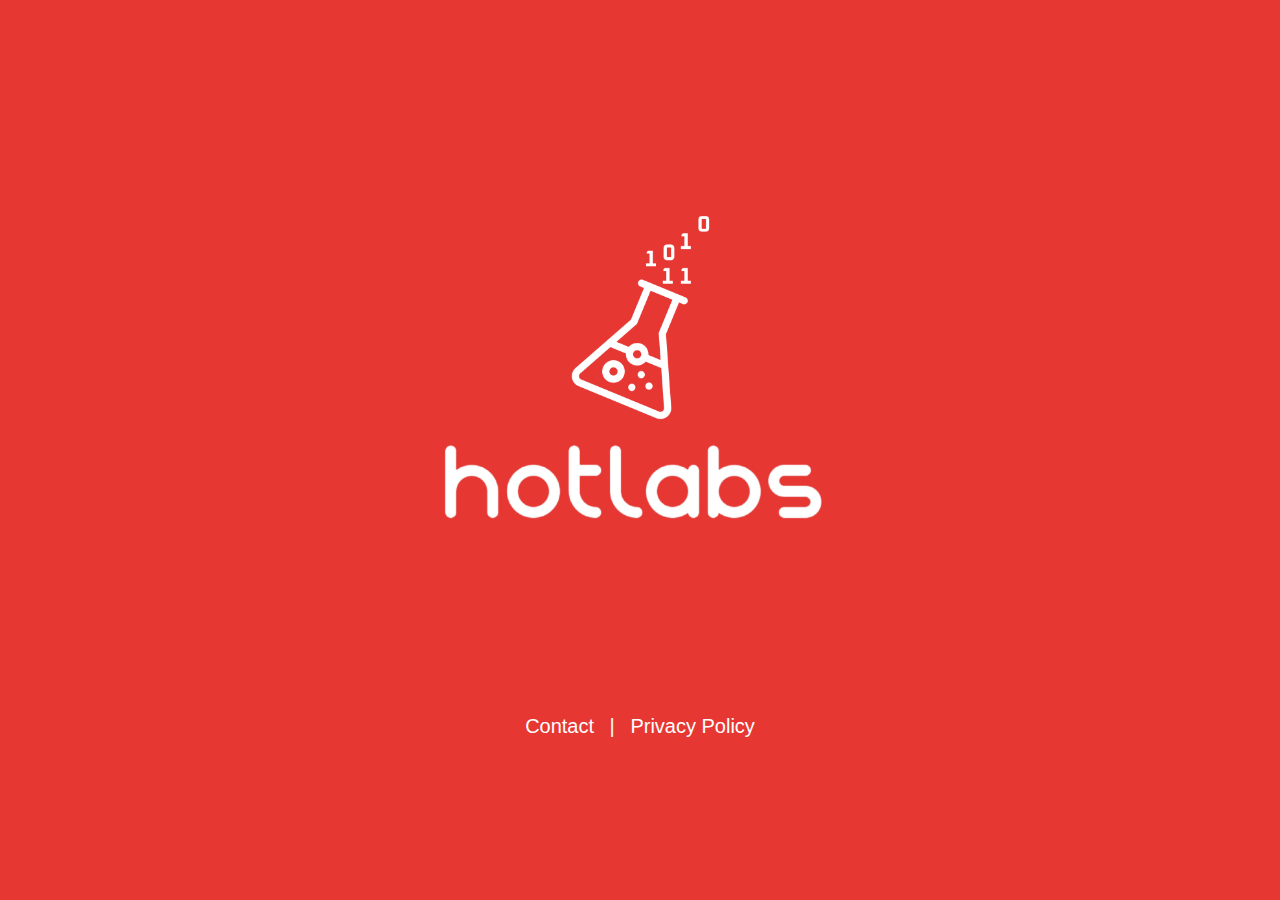
<file: index.html>
<!DOCTYPE html>
<html lang="en">
<head>
    <meta charset="UTF-8">
    <meta http-equiv="X-UA-Compatible" content="IE=edge">
    <meta name="viewport" content="width=device-width, initial-scale=1.0">
    <title>Hotlabs Technology</title>
    <link rel="stylesheet" href="style.css">
</head>
<body class="home-page">
    <div class="content">
        <img class="logo" src="logo.png" alt="Hotlabs Technology Logo">
        <div class="links">
            <a href="mailto:hello@hotlabs.tech">Contact</a> | <a href="privacy_policy.html">Privacy Policy</a>
        </div>
    </div>
</body>
</html>
</file>
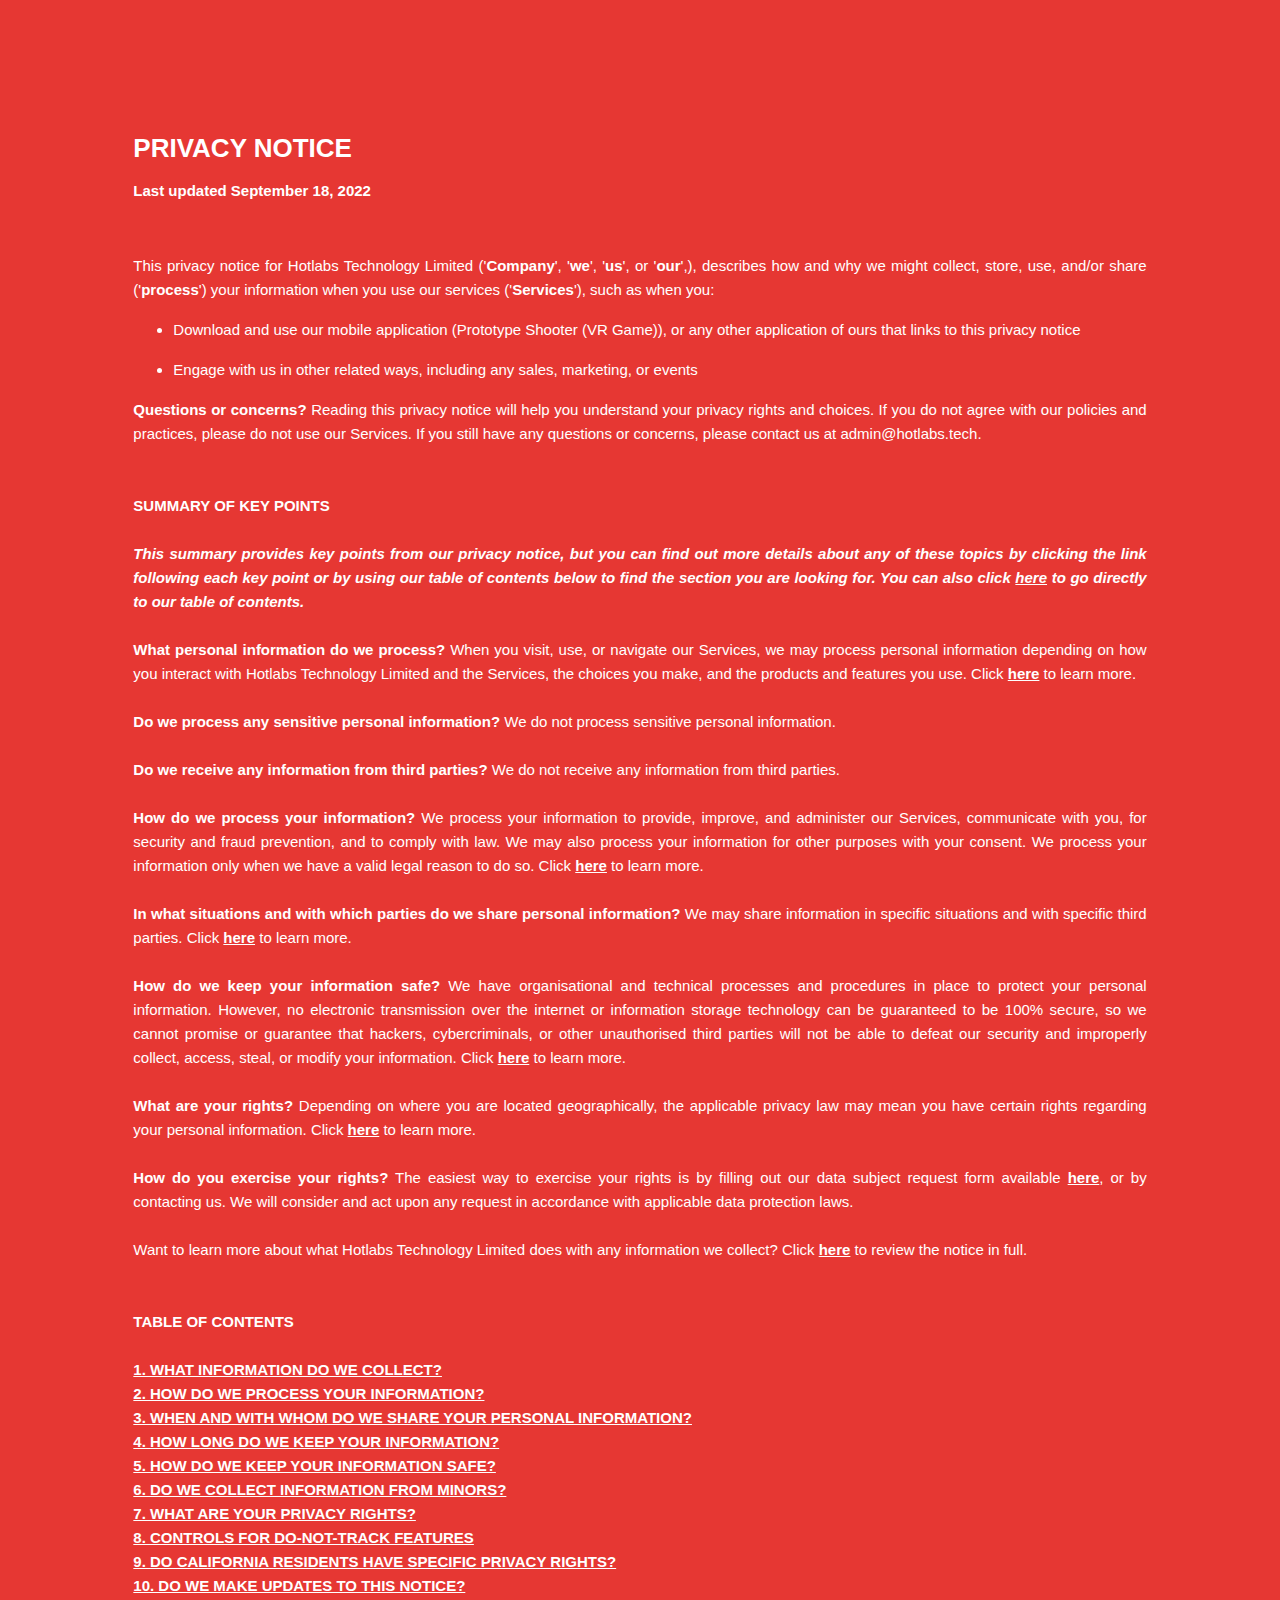
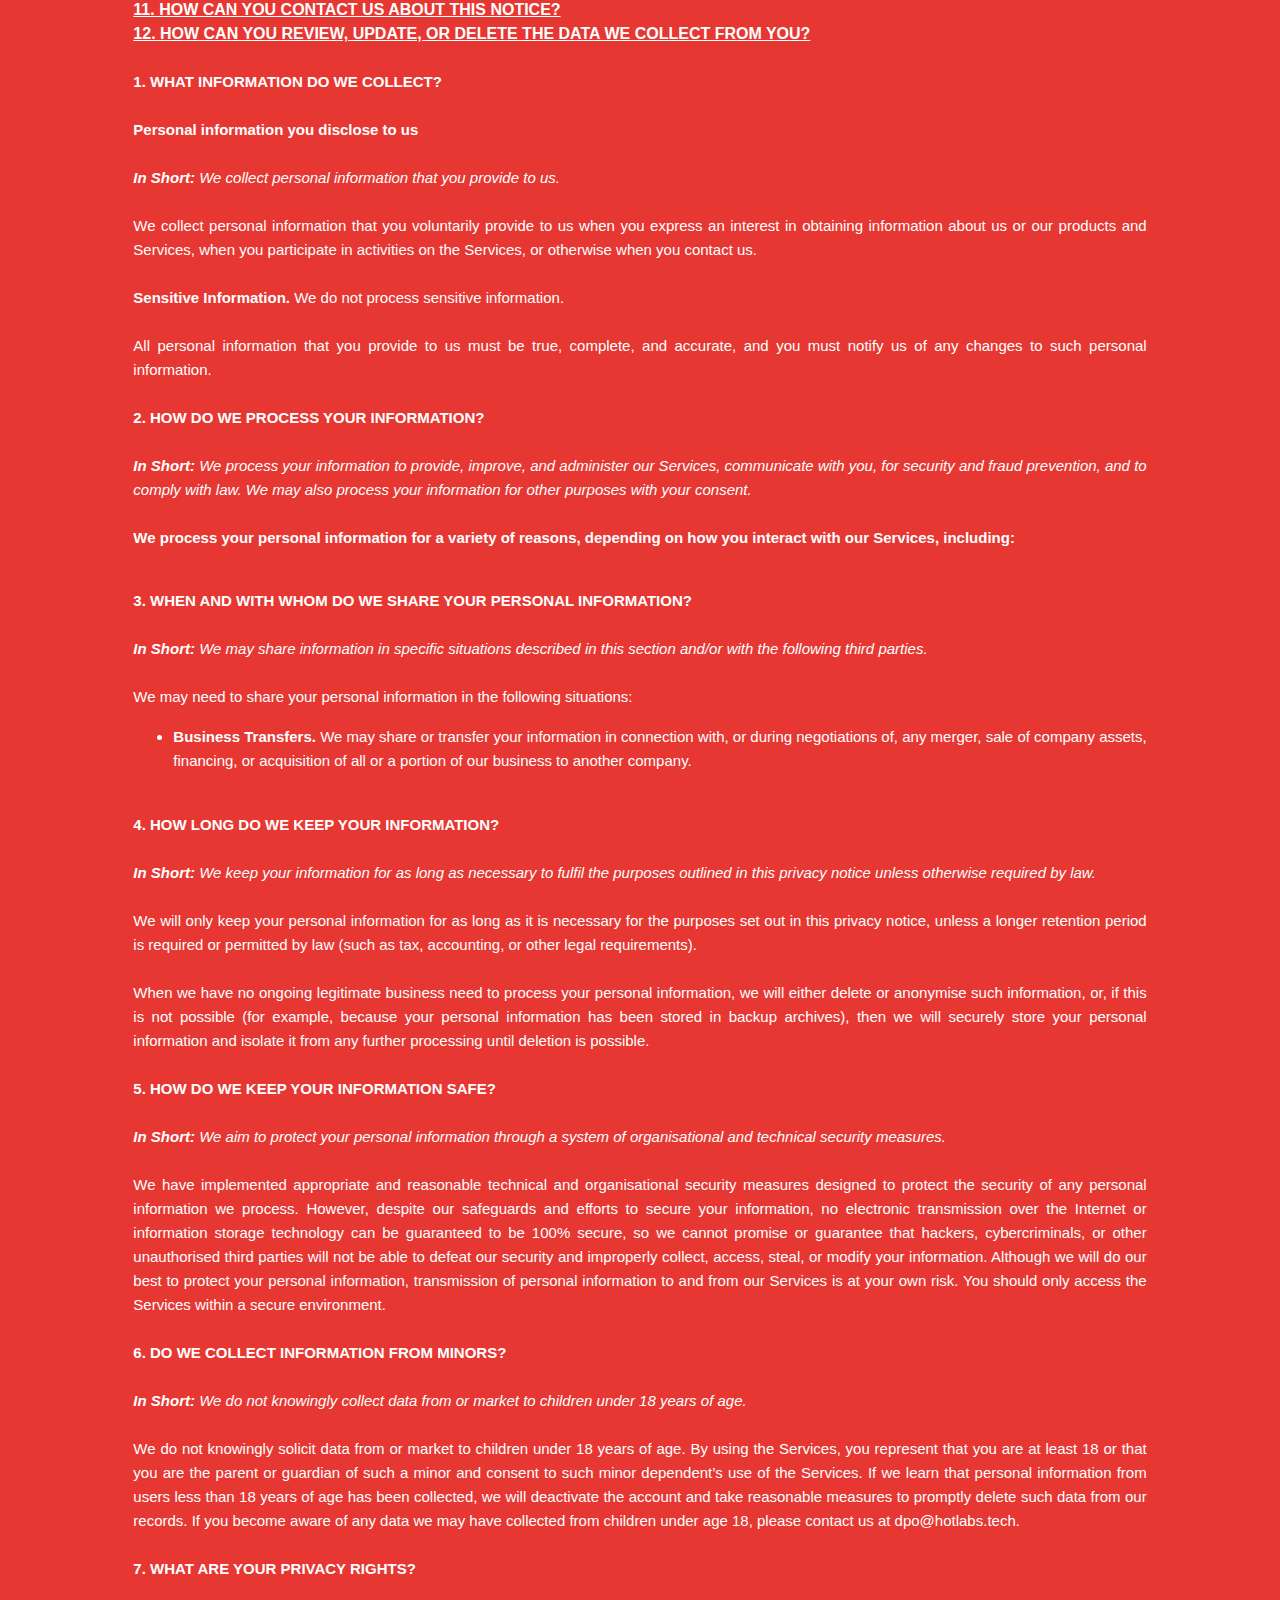
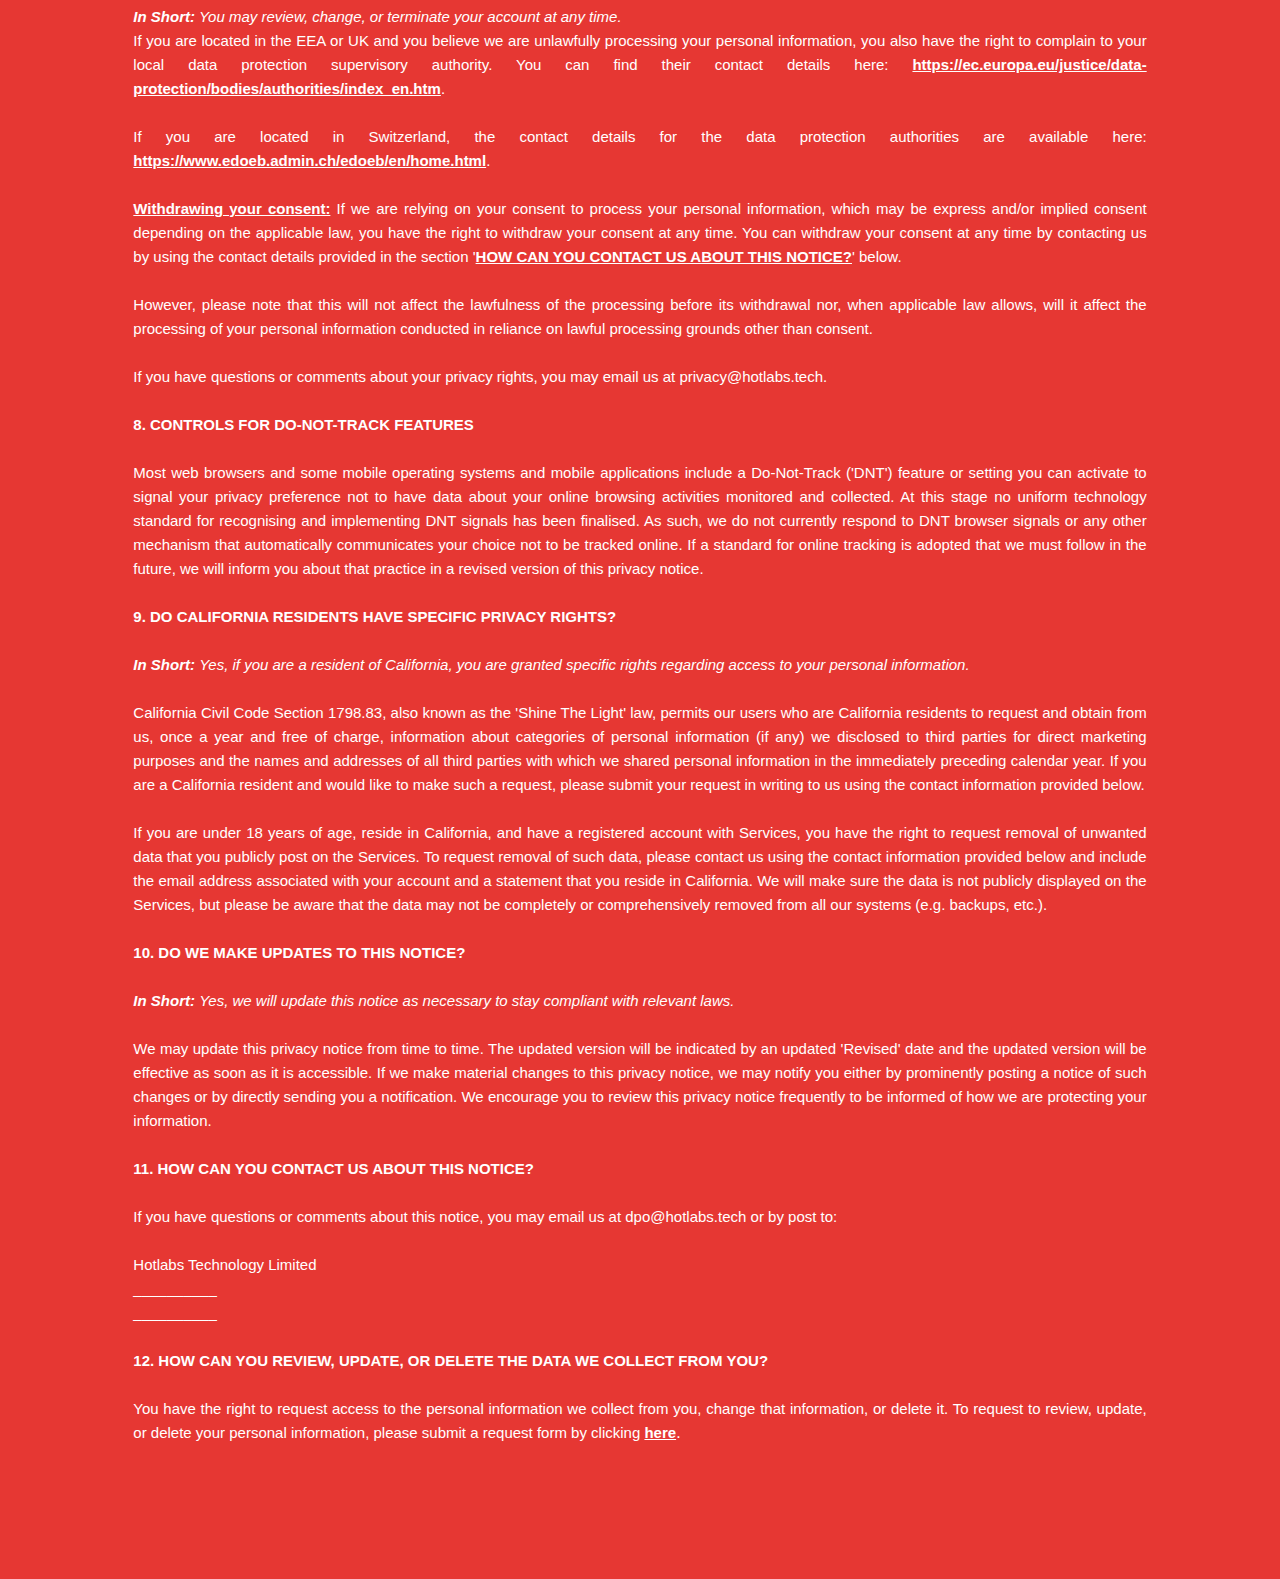
<file: privacy_policy.html>
<!DOCTYPE html>
<html lang="en">
<head>
    <meta charset="UTF-8">
    <meta http-equiv="X-UA-Compatible" content="IE=edge">
    <meta name="viewport" content="width=device-width, initial-scale=1.0">
    <title>Privacy Policy | Hotlabs Technology</title>
    <link rel="stylesheet" href="style.css">
</head>
<body class="privacy-policy">
    <div class="privacy-content">
        <div data-custom-class="body">
            <div><strong><span style="font-size: 26px;"><span data-custom-class="title">PRIVACY
      NOTICE</span></span></strong></div><div><br></div><div><span style="color: rgb(127, 127, 127);"><strong><span style="font-size:
      15px;"><span data-custom-class="subtitle">Last updated <bdt class="question">September 18,
      2022</bdt></span></span></strong></span></div><div><br></div><div><br></div><div><br></div><div style="line-height: 1.5;"><span
      style="color: rgb(127, 127, 127);"><span style="color: white; font-size: 15px;"><span data-custom-class="body_text">This
      privacy notice for <bdt class="question">Hotlabs Technology Limited</bdt><span style="color: white;"><span
      data-custom-class="body_text"><bdt class="block-component"></bdt></span></span> (<bdt class="block-component"></bdt>'<bdt
      class="block-component"></bdt><strong>Company</strong><bdt class="statement-end-if-in-editor"></bdt>', '<strong>we</strong>',
      '<strong>us</strong>', or '<strong>our</strong>',<bdt class="else-block"></bdt></span><span data-custom-class="body_text">), describes
      how and why we might collect, store, use, and/or share (<bdt class="block-component"></bdt>'<strong>process</strong>'<bdt
      class="else-block"></bdt>) your information when you use our services (<bdt
      class="block-component"></bdt>'<strong>Services</strong>'<bdt class="else-block"></bdt>), such as when you:</span></span></span><span
      style="font-size: 15px;"><span style="color: rgb(127, 127, 127);"><span data-custom-class="body_text"><span style=" "><span data-custom-class="body_text"><bdt
      class="block-component"></bdt></span></span></span></span></span></span></span></span></li></ul><div><bdt class="block-component"><span
      style="font-size: 15px;"><span style="font-size: 15px;"><span style="color: rgb(127, 127, 127);"><span
      data-custom-class="body_text"><span style="color: white;"><span data-custom-class="body_text"><bdt
      class="block-component"></bdt></span></span></span></span></span></span></bdt></div><ul><li style="line-height: 1.5;"><span
      style="font-size: 15px; color: white;"><span style="font-size: 15px; color: white;"><span
      data-custom-class="body_text">Download and use<bdt class="block-component"></bdt> our mobile application<bdt
      class="block-component"></bdt> (<bdt class="question">Prototype Shooter (VR Game))<span style="font-size: 15px;  "><span style="font-size: 15px; color: white;"><span data-custom-class="body_text"><span style="font-size: 15px;"><span
      style="color: white;"><span data-custom-class="body_text"><span style="font-size: 15px;"><span style=" "><bdt class="statement-end-if-in-editor">,</bdt></span></span></span></span></span></span></span></span></bdt></span><span
      data-custom-class="body_text"><span style="font-size: 15px;"><span style="color: white;"><span
      data-custom-class="body_text"><span style="font-size: 15px;"><span style="color: white;"><bdt
      class="statement-end-if-in-editor"><bdt class="block-component"> or any other application of ours that links to this privacy
      notice</bdt></bdt></span></span></span></span></span></span></span></span></li></ul><div style="line-height: 1.5;"><span
      style="font-size: 15px;"><span style="color: rgb(127, 127, 127);"><span data-custom-class="body_text"><span style=" "><span data-custom-class="body_text"><bdt class="block-component"></bdt></span></span></span></span></span></div><ul><li
      style="line-height: 1.5;"><span style="font-size: 15px; color: white;"><span style="font-size: 15px;  "><span data-custom-class="body_text">Engage with us in other related ways, including any sales, marketing, or events<span
      style="font-size: 15px;"><span style="color: white;"><span data-custom-class="body_text"><span style="font-size: 15px;"><span
      style="color: white;"><bdt
      class="statement-end-if-in-editor"></bdt></span></span></span></span></span></span></span></span></li></ul><div style="line-height:
      1.5;"><span style="font-size: 15px;"><span style="color: rgb(127, 127, 127);"><span data-custom-class="body_text"><strong>Questions or
      concerns? </strong>Reading this privacy notice will help you understand your privacy rights and choices. If you do not agree with our
      policies and practices, please do not use our Services. If you still have any questions or concerns, please contact us at <bdt
      class="question">admin@hotlabs.tech</bdt>.</span></span></span></div><div style="line-height: 1.5;"><br></div><div style="line-height:
      1.5;"><br></div><div style="line-height: 1.5;"><strong><span style="font-size: 15px;"><span data-custom-class="heading_1">SUMMARY OF
      KEY POINTS</span></span></strong></div><div style="line-height: 1.5;"><br></div><div style="line-height: 1.5;"><span style="font-size:
      15px;"><span data-custom-class="body_text"><strong><em>This summary provides key points from our privacy notice, but you can find out
      more details about any of these topics by clicking the link following each key point or by using our table of contents below to find
      the section you are looking for. You can also click </em></strong></span></span><a data-custom-class="link" href="#toc"><span
      style="font-size: 15px;"><span data-custom-class="body_text"><strong><em>here</em></strong></span></span></a><span style="font-size:
      15px;"><span data-custom-class="body_text"><strong><em> to go directly to our table of contents.</em></strong></span></span></div><div
      style="line-height: 1.5;"><br></div><div style="line-height: 1.5;"><span style="font-size: 15px;"><span
      data-custom-class="body_text"><strong>What personal information do we process?</strong> When you visit, use, or navigate our Services,
      we may process personal information depending on how you interact with <bdt class="block-component"></bdt><bdt class="question">Hotlabs
      Technology Limited</bdt><bdt class="statement-end-if-in-editor"></bdt> and the Services, the choices you make, and the products and
      features you use. Click </span></span><a data-custom-class="link" href="#personalinfo"><span style="font-size: 15px;"><span
      data-custom-class="body_text">here</span></span></a><span style="font-size: 15px;"><span data-custom-class="body_text"> to learn
      more.</span></span></div><div style="line-height: 1.5;"><br></div><div style="line-height: 1.5;"><span style="font-size: 15px;"><span
      data-custom-class="body_text"><strong>Do we process any sensitive personal information?</strong> <bdt class="block-component"></bdt>We
      do not process sensitive personal information.<bdt class="else-block"></bdt></span></span></div><div style="line-height:
      1.5;"><br></div><div style="line-height: 1.5;"><span style="font-size: 15px;"><span data-custom-class="body_text"><strong>Do we receive
      any information from third parties?</strong> <bdt class="block-component"></bdt>We do not receive any information from third
      parties.<bdt class="else-block"></bdt></span></span></div><div style="line-height: 1.5;"><br></div><div style="line-height: 1.5;"><span
      style="font-size: 15px;"><span data-custom-class="body_text"><strong>How do we process your information?</strong> We process your
      information to provide, improve, and administer our Services, communicate with you, for security and fraud prevention, and to comply
      with law. We may also process your information for other purposes with your consent. We process your information only when we have a
      valid legal reason to do so. Click </span></span><a data-custom-class="link" href="#infouse"><span style="font-size: 15px;"><span
      data-custom-class="body_text">here</span></span></a><span style="font-size: 15px;"><span data-custom-class="body_text"> to learn
      more.</span></span></div><div style="line-height: 1.5;"><br></div><div style="line-height: 1.5;"><span style="font-size: 15px;"><span
      data-custom-class="body_text"><strong>In what situations and with which <bdt class="block-component"></bdt>parties do we share personal
      information?</strong> We may share information in specific situations and with specific <bdt class="block-component"></bdt>third
      parties. Click </span></span><a data-custom-class="link" href="#whoshare"><span style="font-size: 15px;"><span
      data-custom-class="body_text">here</span></span></a><span style="font-size: 15px;"><span data-custom-class="body_text"> to learn
      more.<bdt class="block-component"></bdt></span></span></div><div style="line-height: 1.5;"><br></div><div style="line-height:
      1.5;"><span style="font-size: 15px;"><span data-custom-class="body_text"><strong>How do we keep your information safe?</strong> We have
      <bdt class="block-component"></bdt>organisational<bdt class="else-block"></bdt> and technical processes and procedures in place to
      protect your personal information. However, no electronic transmission over the internet or information storage technology can be
      guaranteed to be 100% secure, so we cannot promise or guarantee that hackers, cybercriminals, or other <bdt
      class="block-component"></bdt>unauthorised<bdt class="else-block"></bdt> third parties will not be able to defeat our security and
      improperly collect, access, steal, or modify your information. Click </span></span><a data-custom-class="link" href="#infosafe"><span
      style="font-size: 15px;"><span data-custom-class="body_text">here</span></span></a><span style="font-size: 15px;"><span
      data-custom-class="body_text"> to learn more.<bdt class="statement-end-if-in-editor"></bdt></span></span></div><div style="line-height:
      1.5;"><br></div><div style="line-height: 1.5;"><span style="font-size: 15px;"><span data-custom-class="body_text"><strong>What are your
      rights?</strong> Depending on where you are located geographically, the applicable privacy law may mean you have certain rights
      regarding your personal information. Click </span></span><a data-custom-class="link" href="#privacyrights"><span style="font-size:
      15px;"><span data-custom-class="body_text">here</span></span></a><span style="font-size: 15px;"><span data-custom-class="body_text"> to
      learn more.</span></span></div><div style="line-height: 1.5;"><br></div><div style="line-height: 1.5;"><span style="font-size:
      15px;"><span data-custom-class="body_text"><strong>How do you exercise your rights?</strong> The easiest way to exercise your rights is
      by filling out our data subject request form available <bdt class="block-component"></bdt></span></span><a data-custom-class="link"
      href="https://app.termly.io/notify/16b34b40-86e9-4043-8134-44a1647ba7b1" rel="noopener noreferrer" target="_blank"><span
      style="font-size: 15px;"><span data-custom-class="body_text">here</span></span></a><span style="font-size: 15px;"><span
      data-custom-class="body_text"><bdt class="block-component"></bdt>, or by contacting us. We will consider and act upon any request in
      accordance with applicable data protection laws.</span></span></div><div style="line-height: 1.5;"><br></div><div style="line-height:
      1.5;"><span style="font-size: 15px;"><span data-custom-class="body_text">Want to learn more about what <bdt
      class="block-component"></bdt><bdt class="question">Hotlabs Technology Limited</bdt><bdt class="statement-end-if-in-editor"></bdt> does
      with any information we collect? Click </span></span><a data-custom-class="link" href="#toc"><span style="font-size: 15px;"><span
      data-custom-class="body_text">here</span></span></a><span style="font-size: 15px;"><span data-custom-class="body_text"> to review the
      notice in full.</span></span></div><div style="line-height: 1.5;"><br></div><div style="line-height: 1.5;"><br></div><div id="toc"
      style="line-height: 1.5;"><span style="font-size: 15px;"><span style="color: rgb(127, 127, 127);"><span style="color: rgb(0, 0,
      0);"><strong><span data-custom-class="heading_1">TABLE OF CONTENTS</span></strong></span></span></span></div><div style="line-height:
      1.5;"><br></div><div style="line-height: 1.5;"><span style="font-size: 15px;"><a data-custom-class="link" href="#infocollect"><span
      style="color: white;">1. WHAT INFORMATION DO WE COLLECT?</span></a></span></div><div style="line-height: 1.5;"><span
      style="font-size: 15px;"><a data-custom-class="link" href="#infouse"><span style="color: white;">2. HOW DO WE PROCESS YOUR
      INFORMATION?<bdt class="block-component"></bdt></span></a></span></div><div style="line-height: 1.5;"><span style="font-size:
      15px;"><span style="color: white;"><a data-custom-class="link" href="#whoshare">3. WHEN AND WITH WHOM DO WE SHARE YOUR
      PERSONAL INFORMATION?</a></span><span data-custom-class="body_text"><bdt class="block-component"></bdt></span></a><span style="color:
      rgb(127, 127, 127);"><span style="color: white;"><span data-custom-class="body_text"><span style=" "><bdt class="block-component"></bdt></span></span><span data-custom-class="body_text"><span style="color: white;"><span
      style="color: white;"><span style="color: white;"><bdt class="block-component"></bdt></span></span><bdt
      class="block-component"></bdt></span></span></span></span></span></div><div style="line-height: 1.5;"><span style="font-size: 15px;"><a
      data-custom-class="link" href="#inforetain"><span style="color: white;">4. HOW LONG DO WE KEEP YOUR
      INFORMATION?</span></a><span style="color: rgb(127, 127, 127);"><span style="color: white;"><span
      data-custom-class="body_text"><span style="color: white;"><span style="color: white;"><bdt
      class="block-component"></bdt></span></span></span></span></span></span></div><div style="line-height: 1.5;"><span style="font-size:
      15px;"><a data-custom-class="link" href="#infosafe"><span style="color: white;">5. HOW DO WE KEEP YOUR INFORMATION
      SAFE?</span></a><span style="color: rgb(127, 127, 127);"><span style="color: white;"><span
      data-custom-class="body_text"><span style="color: white;"><bdt class="statement-end-if-in-editor"></bdt><bdt
      class="block-component"></bdt></span></span></span></span></span></div><div style="line-height: 1.5;"><span style="font-size: 15px;"><a
      data-custom-class="link" href="#infominors"><span style="color: white;">6. DO WE COLLECT INFORMATION FROM
      MINORS?</span></a><span style="color: rgb(127, 127, 127);"><span style="color: white;"><span
      data-custom-class="body_text"><span style="color: white;"><bdt
      class="statement-end-if-in-editor"></bdt></span></span></span></span></span></div><div style="line-height: 1.5;"><span
      style="font-size: 15px;"><span style="color: white;"><a data-custom-class="link" href="#privacyrights">7. WHAT ARE YOUR
      PRIVACY RIGHTS?</a></span></span></div><div style="line-height: 1.5;"><span style="font-size: 15px;"><a data-custom-class="link"
      href="#DNT"><span style="color: white;">8. CONTROLS FOR DO-NOT-TRACK FEATURES</span></a></span></div><div style="line-height:
      1.5;"><span style="font-size: 15px;"><a data-custom-class="link" href="#caresidents"><span style="color: white;">9. DO
      CALIFORNIA RESIDENTS HAVE SPECIFIC PRIVACY RIGHTS?</span></a></span></div><div style="line-height: 1.5;"><span style="font-size:
      15px;"><a data-custom-class="link" href="#policyupdates"><span style="color: white;">10. DO WE MAKE UPDATES TO THIS
      NOTICE?</span></a></span></div><div style="line-height: 1.5;"><a data-custom-class="link" href="#contact"><span style="color:white" font-size: 15px;">11. HOW CAN YOU CONTACT US ABOUT THIS NOTICE?</span></a></div><div style="line-height: 1.5;"><a
      data-custom-class="link" href="#request"><span style="color: white;">12. HOW CAN YOU REVIEW, UPDATE, OR DELETE THE DATA WE
      COLLECT FROM YOU?</span></a></div><div style="line-height: 1.5;"><br></div><div id="infocollect" style="line-height: 1.5;"><span
      style="color: rgb(127, 127, 127);"><span style="color: white; font-size: 15px;"><span style="font-size: 15px; color: rgb(89,
      89, 89);"><span style="font-size: 15px; color: white;"><span id="control" style="color: rgb(0, 0, 0);"><strong><span
      data-custom-class="heading_1">1. WHAT INFORMATION DO WE COLLECT?</span></strong></span></span></span></span></span></div><div
      style="line-height: 1.5;"><br></div><div id="personalinfo" style="line-height: 1.5;"><span data-custom-class="heading_2" style="color:
      rgb(0, 0, 0);"><span style="font-size: 15px;"><strong>Personal information you disclose to
      us</strong></span></span></div><div><div><br></div><div style="line-height: 1.5;"><span style="color: rgb(127, 127, 127);"><span
      style="color: white; font-size: 15px;"><span data-custom-class="body_text"><span style="font-size: 15px;  "><span style="font-size: 15px; color: white;"><span data-custom-class="body_text"><strong><em>In
      Short:</em></strong></span></span></span></span><span data-custom-class="body_text"><span style="font-size: 15px;  "><span style="font-size: 15px; color: white;"><span data-custom-class="body_text"><strong><em> </em></strong><em>We
      collect personal information that you provide to us.</em></span></span></span></span></span></span></div></div><div style="line-height:
      1.5;"><br></div><div style="line-height: 1.5;"><span style="font-size: 15px; color: white;"><span style="font-size: 15px;
      color: white;"><span data-custom-class="body_text">We collect personal information that you voluntarily provide to us when
      you <span style="font-size: 15px;"><bdt class="block-component"></bdt></span></span><span data-custom-class="body_text">express an
      interest in obtaining information about us or our products and Services, when you participate in activities on the Services, or
      otherwise when you contact us.</span></span></span></span></div><div style="line-height: 1.5;"><br></div><div style="line-height:
      1.5;"><span style="font-size: 15px; color: white;"><span style="font-size: 15px; color: white;"><span
      data-custom-class="body_text"><span style="font-size: 15px;"><bdt
      class="block-component"></bdt></span></span></span></span></span></div><div id="sensitiveinfo" style="line-height: 1.5;"><span
      style="font-size: 15px;"><span data-custom-class="body_text"><strong>Sensitive Information.</strong> <bdt
      class="block-component"></bdt>We do not process sensitive information.</span></span></div><div style="line-height: 1.5;"><br></div><div
      style="line-height: 1.5;"><span style="font-size: 15px;"><span data-custom-class="body_text"><bdt
      class="else-block"></bdt></span></span><span style="font-size: 15px; color: white;"><span style="font-size: 15px; color:
      white;"><span data-custom-class="body_text"><span style="font-size: 15px;"><span data-custom-class="body_text"><bdt
      class="block-component"><bdt class="block-component"></bdt></bdt></span></span></span></span><bdt class="block-component"> <bdt
      class="block-component"></span></span></bdt></div><div style="line-height: 1.5;"><span style="font-size: 15px;  "><span style="font-size: 15px; color: white;"><span data-custom-class="body_text">All personal information that you
      provide to us must be true, complete, and accurate, and you must notify us of any changes to such personal
      information.</span></span></span></div><div style="line-height: 1.5;"><br></div><div style="line-height: 1.5;"><span style="font-size:
      15px; color: white;"><span style="font-size: 15px; color: white;"><span data-custom-class="body_text"><bdt
      class="block-component"></bdt></bdt></span><span data-custom-class="body_text"><span style="color: white; font-size:
      15px;"><span data-custom-class="body_text"><span style="color: white; font-size: 15px;"><span
      data-custom-class="body_text"><bdt class="statement-end-if-in-editor"><bdt
      class="block-component"></bdt></bdt></span></span></span></span></bdt></span></span></span></span></span></span></span></span><span
      style="font-size: 15px;"><span data-custom-class="body_text"><bdt class="block-component"></bdt></span></span></div><div id="infouse"
      style="line-height: 1.5;"><span style="color: rgb(127, 127, 127);"><span style="color: white; font-size: 15px;"><span
      style="font-size: 15px; color: white;"><span style="font-size: 15px; color: white;"><span id="control"
      style="color: rgb(0, 0, 0);"><strong><span data-custom-class="heading_1">2. HOW DO WE PROCESS YOUR
      INFORMATION?</span></strong></span></span></span></span></span></div><div><div style="line-height: 1.5;"><br></div><div
      style="line-height: 1.5;"><span style="color: rgb(127, 127, 127);"><span style="color: white; font-size: 15px;"><span
      data-custom-class="body_text"><span style="font-size: 15px; color: white;"><span style="font-size: 15px;  "><span data-custom-class="body_text"><strong><em>In Short: </em></strong><em>We process your information to provide, improve, and
      administer our Services, communicate with you, for security and fraud prevention, and to comply with law. We may also process your
      information for other purposes with your consent.</em></span></span></span></span></span></span></div></div><div style="line-height:
      1.5;"><br></div><div style="line-height: 1.5;"><span style="font-size: 15px; color: white;"><span style="font-size: 15px;
      color: white;"><span data-custom-class="body_text"><strong>We process your personal information for a variety of reasons,
      depending on how you interact with our Services, including:</strong><bdt
      class="block-component"></bdt></span></span></span></span></span></span></span></span></span></span></span></span></li></ul><div
      style="line-height: 1.5;"><span style="font-size: 15px; color: white;"><span style="font-size: 15px;  "><span data-custom-class="body_text"><bdt
      class="block-component"></bdt></span></span></span></span></span></span></span></span></span></span></span></span></span></span></span></li></ul><div
      style="line-height: 1.5;"><span style="font-size: 15px; color: white;"><span style="font-size: 15px;  "><span data-custom-class="body_text"><bdt
      class="block-component"></bdt></span></span></span></span></span></span></span></span></span></span></span></span></span></span></span></span></span></span></span></span></span></li></ul><div
      style="line-height: 1.5;"><span style="font-size: 15px; color: white;"><span style="font-size: 15px;  "><span data-custom-class="body_text"><bdt
      class="block-component"></bdt></span></span></span></span></span></span></span></span></span></span></span></span></li></ul><div
      style="line-height: 1.5;"><span style="font-size: 15px; color: white;"><span style="font-size: 15px;  "><span data-custom-class="body_text"><bdt class="block-component"></bdt></span></span></span></li></ul><div style="line-height:
      1.5;"><bdt class="block-component"><span style="font-size: 15px;"></bdt></span></span></span></span></span></span></li></ul><div
      style="line-height: 1.5;"><bdt class="block-component"><span style="font-size:
      15px;"></bdt></span></span></span></span></span></span></span></span></span></li></ul><div style="line-height: 1.5;"><bdt
      class="block-component"><span style="font-size:
      15px;"></bdt></span></span></span></span></span></span></span></span></span></span></span></span></li></ul><div style="line-height:
      1.5;"><bdt class="block-component"><span style="font-size: 15px;"><span data-custom-class="body_text"></span></span></bdt></li></ul><p
      style="font-size: 15px; line-height: 1.5;"><bdt class="block-component"><span style="font-size:
      15px;"></bdt></span></span></span></span></span></span></span></span></span></span></span></li></ul><p style="font-size: 15px;
      line-height: 1.5;"><bdt class="block-component"><span style="font-size:
      15px;"></bdt></span></span></span></span></span></span></span></span></span></span></span></li></ul><p style="font-size: 15px;
      line-height: 1.5;"><bdt
      class="block-component"></bdt></span></span></span></span></span></span></span></span></span></span></span></li></ul><p
      style="font-size: 15px; line-height: 1.5;"><bdt
      class="block-component"></bdt></span></span></span></span></span></span></span></span></span></span></span></li></ul><div
      style="line-height: 1.5;"><bdt class="block-component"><span style="font-size:
      15px;"></bdt></span></span></span></span></span></span></span></span></span></span></span></span></li></ul><div style="line-height:
      1.5;"><bdt class="block-component"><span style="font-size: 15px;"></bdt></span></span></span></li></ul><div style="line-height:
      1.5;"><bdt class="block-component"><span style="font-size: 15px;"></bdt></span></span></span></li></ul><div style="line-height:
      1.5;"><span style="font-size: 15px;"><bdt class="block-component"><span
      data-custom-class="body_text"></span></bdt></span></li></ul><div style="line-height: 1.5;"><bdt class="block-component"><span
      style="font-size: 15px;"><span data-custom-class="body_text"></bdt></span></span></li></ul><div style="line-height: 1.5;"><bdt
      class="block-component"><span style="font-size: 15px;"><span data-custom-class="body_text"></span></span></bdt></li></ul><div
      style="line-height: 1.5;"><bdt class="block-component"><span style="font-size: 15px;"><span
      data-custom-class="body_text"></span></span></bdt></li></ul><div style="line-height: 1.5;"><bdt class="block-component"><span
      style="font-size: 15px;"><span data-custom-class="body_text"></span></span></bdt></li></ul><div style="line-height: 1.5;"><bdt
      class="block-component"><span style="font-size: 15px;"><span data-custom-class="body_text"></span></span></bdt></li></ul><div
      style="line-height: 1.5;"><bdt class="block-component"><span style="font-size: 15px;"><span
      data-custom-class="body_text"></span></span></bdt></li></ul><div style="line-height: 1.5;"><bdt class="block-component"><span
      style="font-size: 15px;"><span data-custom-class="body_text"></span></span></bdt></li></ul><div style="line-height: 1.5;"><bdt
      class="block-component"><span style="font-size: 15px;"><span data-custom-class="body_text"></bdt></span></span></li></ul><div
      style="line-height: 1.5;"><bdt class="block-component"><span style="font-size: 15px;"><span
      data-custom-class="body_text"></bdt></span></span></li></ul><div style="line-height: 1.5;"><bdt class="block-component"><span
      style="font-size: 15px;"><span data-custom-class="body_text"></bdt></span></span></li></ul><div style="line-height: 1.5;"><bdt
      class="block-component"><span style="font-size: 15px;"><span data-custom-class="body_text"></span></span></bdt></li></ul><div
      style="line-height: 1.5;"><bdt class="block-component"><span style="font-size: 15px;"><span
      data-custom-class="body_text"></span></span></bdt><bdt class="block-component"><span style="font-size: 15px;"><span
      data-custom-class="body_text"></bdt></span></span><bdt class="block-component"><span style="font-size: 15px;"><span
      data-custom-class="body_text"></span></span></bdt><bdt class="block-component"><span style="font-size: 15px;"><span
      data-custom-class="body_text"></span></span></bdt></div><div style="line-height: 1.5;"><br></div><div id="whoshare" style="line-height:
      1.5;"><span style="color: rgb(127, 127, 127);"><span style="color: white; font-size: 15px;"><span style="font-size: 15px;
      color: white;"><span style="font-size: 15px; color: white;"><span id="control" style="color: rgb(0, 0,
      0);"><strong><span data-custom-class="heading_1">3. WHEN AND WITH WHOM DO WE SHARE YOUR PERSONAL
      INFORMATION?</span></strong></span></span></span></span></span></div><div style="line-height: 1.5;"><br></div><div style="line-height:
      1.5;"><span style="font-size: 15px; color: white;"><span style="font-size: 15px; color: white;"><span
      data-custom-class="body_text"><strong><em>In Short:</em></strong><em> We may share information in specific situations described in this
      section and/or with the following <bdt class="block-component"></bdt>third parties.</em></span></span></span></div><div
      style="line-height: 1.5;"><span style="font-size: 15px; color: white;"><span style="font-size: 15px;  "><span data-custom-class="body_text"><bdt class="block-component"></span></div><div style="line-height: 1.5;"><br></div><div
      style="line-height: 1.5;"><span style="font-size: 15px;"><span data-custom-class="body_text">We <bdt class="block-component"></bdt>may
      need to share your personal information in the following situations:</span></span></div><ul><li style="line-height: 1.5;"><span
      style="font-size: 15px;"><span data-custom-class="body_text"><strong>Business Transfers.</strong> We may share or transfer your
      information in connection with, or during negotiations of, any merger, sale of company assets, financing, or acquisition of all or a
      portion of our business to another company.</span></span></li></ul><div style="line-height: 1.5;"><span style="font-size: 15px;"><span
      data-custom-class="body_text"><bdt class="block-component"></bdt></span></span></li></ul><div style="line-height: 1.5;"><span
      style="font-size: 15px;"><bdt class="block-component"><span data-custom-class="body_text"></span></bdt></span></li></ul><div
      style="line-height: 1.5;"><bdt class="block-component"><span style="font-size: 15px;"><span
      data-custom-class="body_text"></span></span></bdt></li></ul><div style="line-height: 1.5;"><bdt class="block-component"><span
      style="font-size: 15px;"><span data-custom-class="body_text"></bdt></span></span></li></ul><div style="line-height: 1.5;"><bdt
      class="block-component"><span style="font-size: 15px;"><span data-custom-class="body_text"></span></span></bdt><span
      data-custom-class="body_text"><span style="font-size: 15px;"><bdt class="block-component"></bdt></span></span><bdt
      class="statement-end-if-in-editor"><span style="font-size: 15px;"><span
      data-custom-class="body_text"></span></span></bdt></li></ul><div style="line-height: 1.5;"><bdt class="block-component"><span
      style="font-size: 15px;"><span data-custom-class="body_text"></span></span></bdt><span style="color: white; font-size:
      15px;"><span style="font-size: 15px;"><span style="color: white;"><span style="font-size: 15px;"><span style="color: rgb(89,
      89, 89);"><bdt class="block-component"><span
      data-custom-class="heading_1"></bdt></span></span></span></span></span></span></span></span><span data-custom-class="body_text"><span
      style="color: white; font-size: 15px;"><span style="color: white; font-size: 15px;"><span style="  font-size: 15px;"><span style="font-size: 15px;"><span style="color: white;"><span style="font-size: 15px;"><span
      style="color: white;"><span data-custom-class="body_text"><bdt class="block-component"></bdt></span><bdt
      class="block-component"><span data-custom-class="body_text"><bdt
      class="block-component"></bdt></span></span></span></span></span></span></span></span></span></span></span></span></span></div><div
      style="line-height: 1.5;"><br></div><div id="inforetain" style="line-height: 1.5;"><span style="color: rgb(127, 127, 127);"><span
      style="color: white; font-size: 15px;"><span style="font-size: 15px; color: white;"><span style="font-size: 15px;
      color: white;"><span id="control" style="color: rgb(0, 0, 0);"><strong><span data-custom-class="heading_1">4. HOW LONG DO WE
      KEEP YOUR INFORMATION?</span></strong></span></span></span></span></span></div><div style="line-height: 1.5;"><br></div><div
      style="line-height: 1.5;"><span style="font-size: 15px; color: white;"><span style="font-size: 15px;  "><span data-custom-class="body_text"><strong><em>In Short: </em></strong><em>We keep your information for as long as necessary to
      <bdt class="block-component"></bdt>fulfil<bdt class="else-block"></bdt> the purposes outlined in this privacy notice unless otherwise
      required by law.</em></span></span></span></div><div style="line-height: 1.5;"><br></div><div style="line-height: 1.5;"><span
      style="font-size: 15px; color: white;"><span style="font-size: 15px; color: white;"><span
      data-custom-class="body_text">We will only keep your personal information for as long as it is necessary for the purposes set out in
      this privacy notice, unless a longer retention period is required or permitted by law (such as tax, accounting, or other legal
      requirements).<bdt class="block-component"></span></span></span></div><div style="line-height: 1.5;"><br></div><div style="line-height:
      1.5;"><span style="font-size: 15px; color: white;"><span style="font-size: 15px; color: white;"><span
      data-custom-class="body_text">When we have no ongoing legitimate business need to process your personal information, we will either
      delete or <bdt class="block-component"></bdt>anonymise<bdt class="else-block"></bdt> such information, or, if this is not possible (for
      example, because your personal information has been stored in backup archives), then we will securely store your personal information
      and isolate it from any further processing until deletion is possible.<span style="color: white;"><bdt
      class="block-component"></bdt></span></span></span></span></div><div style="line-height: 1.5;"><br></div><div id="infosafe"
      style="line-height: 1.5;"><span style="color: rgb(127, 127, 127);"><span style="color: white; font-size: 15px;"><span
      style="font-size: 15px; color: white;"><span style="font-size: 15px; color: white;"><span id="control"
      style="color: rgb(0, 0, 0);"><strong><span data-custom-class="heading_1">5. HOW DO WE KEEP YOUR INFORMATION
      SAFE?</span></strong></span></span></span></span></span></div><div style="line-height: 1.5;"><br></div><div style="line-height:
      1.5;"><span style="font-size: 15px; color: white;"><span style="font-size: 15px; color: white;"><span
      data-custom-class="body_text"><strong><em>In Short: </em></strong><em>We aim to protect your personal information through a system of
      <bdt class="block-component"></bdt>organisational<bdt class="else-block"></bdt> and technical security
      measures.</em></span></span></span></div><div style="line-height: 1.5;"><br></div><div style="line-height: 1.5;"><span
      style="font-size: 15px; color: white;"><span style="font-size: 15px; color: white;"><span
      data-custom-class="body_text">We have implemented appropriate and reasonable technical and <bdt
      class="block-component"></bdt>organisational<bdt class="else-block"></bdt> security measures designed to protect the security of any
      personal information we process. However, despite our safeguards and efforts to secure your information, no electronic transmission
      over the Internet or information storage technology can be guaranteed to be 100% secure, so we cannot promise or guarantee that
      hackers, cybercriminals, or other <bdt class="block-component"></bdt>unauthorised<bdt class="else-block"></bdt> third parties will not
      be able to defeat our security and improperly collect, access, steal, or modify your information. Although we will do our best to
      protect your personal information, transmission of personal information to and from our Services is at your own risk. You should only
      access the Services within a secure environment.<span style="color: white;"><bdt
      class="statement-end-if-in-editor"></bdt></span><span style="color: white; font-size: 15px;"><span
      data-custom-class="body_text"><bdt class="block-component"></bdt></span></span></span></span></span></div><div style="line-height:
      1.5;"><br></div><div id="infominors" style="line-height: 1.5;"><span style="color: rgb(127, 127, 127);"><span style="  font-size: 15px;"><span style="font-size: 15px; color: white;"><span style="font-size: 15px;  "><span id="control" style="color: rgb(0, 0, 0);"><strong><span data-custom-class="heading_1">6. DO WE COLLECT INFORMATION FROM
      MINORS?</span></strong></span></span></span></span></span></div><div style="line-height: 1.5;"><br></div><div style="line-height:
      1.5;"><span style="font-size: 15px; color: white;"><span style="font-size: 15px; color: white;"><span
      data-custom-class="body_text"><strong><em>In Short:</em></strong><em> We do not knowingly collect data from or market to children under
      18 years of age.</em></span></span></span></div><div style="line-height: 1.5;"><br></div><div style="line-height: 1.5;"><span
      style="font-size: 15px; color: white;"><span style="font-size: 15px; color: white;"><span
      data-custom-class="body_text">We do not knowingly solicit data from or market to children under 18 years of age. By using the Services,
      you represent that you are at least 18 or that you are the parent or guardian of such a minor and consent to such minor dependent’s use
      of the Services. If we learn that personal information from users less than 18 years of age has been collected, we will deactivate the
      account and take reasonable measures to promptly delete such data from our records. If you become aware of any data we may have
      collected from children under age 18, please contact us at <span style="color: white; font-size: 15px;"><span
      data-custom-class="body_text"><bdt class="block-component"></bdt><bdt class="question">dpo@hotlabs.tech</bdt><bdt
      class="else-block"></bdt></span></span>.<span style="color: white; font-size: 15px;"><span style="color: white;
      font-size: 15px;"><span data-custom-class="body_text"><bdt
      class="statement-end-if-in-editor"></bdt></span></span></span></span></span></span></div><div style="line-height: 1.5;"><br></div><div
      id="privacyrights" style="line-height: 1.5;"><span style="color: rgb(127, 127, 127);"><span style="color: white; font-size:
      15px;"><span style="font-size: 15px; color: white;"><span style="font-size: 15px; color: white;"><span id="control"
      style="color: rgb(0, 0, 0);"><strong><span data-custom-class="heading_1">7. WHAT ARE YOUR PRIVACY
      RIGHTS?</span></strong></span></span></span></span></span></div><div style="line-height: 1.5;"><br></div><div style="line-height:
      1.5;"><span style="font-size: 15px; color: white;"><span style="font-size: 15px; color: white;"><span
      data-custom-class="body_text"><strong><em>In Short:</em></strong><em> <span style="color: white;"><span style="font-size:
      15px;"><span data-custom-class="body_text"><em><bdt class="block-component"></bdt></em></span></span> </span>You may review, change, or
      terminate your account at any time.</em><span style="color: white;"><span style="font-size: 15px;"><bdt
      class="block-component"></bdt></span></span></span></span></span></span></span></span></div><div style="line-height: 1.5;"><span
      style="font-size: 15px; color: white;"> </span></div><div style="line-height: 1.5;"><span style="font-size: 15px; color:
      white;"><span style="font-size: 15px; color: white;"><span data-custom-class="body_text">If you are located in the
      EEA or UK and you believe we are unlawfully processing your personal information, you also have the right to complain to your local
      data protection supervisory authority. You can find their contact details here: <span style="font-size: 15px;"><span style="color:
      white;"><span data-custom-class="body_text"><span style="color: rgb(48, 48, 241);"><span data-custom-class="body_text"><a
      data-custom-class="link" href="https://ec.europa.eu/justice/data-protection/bodies/authorities/index_en.htm" rel="noopener noreferrer"
      target="_blank"><span style="font-size:
      15px;">https://ec.europa.eu/justice/data-protection/bodies/authorities/index_en.htm</span></a></span></span></span></span></span>.</span></span></span></div><div
      style="line-height: 1.5;"><br></div><div style="line-height: 1.5;"><span style="font-size: 15px; color: white;"><span
      style="font-size: 15px; color: white;"><span data-custom-class="body_text">If you are located in Switzerland, the contact
      details for the data protection authorities are available here: <span style="font-size: 15px;"><span style=" "><span data-custom-class="body_text"><span style="color: rgb(48, 48, 241);"><span data-custom-class="body_text"><span
      style="font-size: 15px;"><a data-custom-class="link" href="https://www.edoeb.admin.ch/edoeb/en/home.html" rel="noopener noreferrer"
      target="_blank">https://www.edoeb.admin.ch/edoeb/en/home.html</a></span></span></span></span></span></span>.</span></span></span></div><div
      style="line-height: 1.5;"><br></div><div id="withdrawconsent" style="line-height: 1.5;"><span style="font-size: 15px; color: rgb(89,
      89, 89);"><span style="font-size: 15px; color: white;"><span data-custom-class="body_text"><strong><u>Withdrawing your
      consent:</u></strong> If we are relying on your consent to process your personal information,<bdt class="block-component"></bdt> which
      may be express and/or implied consent depending on the applicable law,<bdt class="statement-end-if-in-editor"></bdt> you have the right
      to withdraw your consent at any time. You can withdraw your consent at any time by contacting us by using the contact details provided
      in the section <bdt class="block-component"></bdt>'<bdt class="else-block"></bdt></span></span></span><a data-custom-class="link"
      href="#contact"><span style="font-size: 15px; color: white;"><span style="font-size: 15px; color: white;"><span
      data-custom-class="body_text">HOW CAN YOU CONTACT US ABOUT THIS NOTICE?</span></span></span></a><span style="font-size: 15px; color:
      white;"><span style="font-size: 15px; color: white;"><span data-custom-class="body_text"><bdt
      class="block-component"></bdt>'<bdt class="else-block"></bdt> below<bdt class="block-component"></bdt>.</span></span></span></div><div
      style="line-height: 1.5;"><br></div><div style="line-height: 1.5;"><span style="font-size: 15px;"><span
      data-custom-class="body_text">However, please note that this will not affect the lawfulness of the processing before its withdrawal
      nor,<bdt class="block-component"></bdt> when applicable law allows,<bdt class="statement-end-if-in-editor"></bdt> will it affect the
      processing of your personal information conducted in reliance on lawful processing grounds other than consent.<bdt
      class="block-component"></bdt></span></span><bdt class="block-component"><span style="font-size: 15px;"><span
      data-custom-class="body_text"></span></span></bdt><span style="font-size: 15px; color: white;"><span style="font-size: 15px;
      color: white;"><span data-custom-class="body_text"><span style="font-size: 15px;"><span style="color: white;"><span
      style="font-size: 15px;"><span style="color: white;"><span data-custom-class="body_text"><span style="font-size: 15px;"><span
      style="color: white;"><bdt
      class="block-component"></bdt></span></span></span></span></span></span></span></span></span></span></span></span><bdt
      class="block-component"><span style="font-size: 15px;"><span data-custom-class="body_text"></span></span></bdt></div><div
      style="line-height: 1.5;"><br></div><div style="line-height: 1.5;"><span data-custom-class="body_text"><span style="font-size:
      15px;">If you have questions or comments about your privacy rights, you may email us at <bdt
      class="question">privacy@hotlabs.tech</bdt>.</span></span><bdt class="statement-end-if-in-editor"><span style="font-size: 15px;"><span
      data-custom-class="body_text"></span></span></bdt></div><div style="line-height: 1.5;"><br></div><div id="DNT" style="line-height:
      1.5;"><span style="color: rgb(127, 127, 127);"><span style="color: white; font-size: 15px;"><span style="font-size: 15px;
      color: white;"><span style="font-size: 15px; color: white;"><span id="control" style="color: rgb(0, 0,
      0);"><strong><span data-custom-class="heading_1">8. CONTROLS FOR DO-NOT-TRACK
      FEATURES</span></strong></span></span></span></span></span></div><div style="line-height: 1.5;"><br></div><div style="line-height:
      1.5;"><span style="font-size: 15px; color: white;"><span style="font-size: 15px; color: white;"><span
      data-custom-class="body_text">Most web browsers and some mobile operating systems and mobile applications include a Do-Not-Track (<bdt
      class="block-component"></bdt>'DNT'<bdt class="else-block"></bdt>) feature or setting you can activate to signal your privacy
      preference not to have data about your online browsing activities monitored and collected. At this stage no uniform technology standard
      for <bdt class="block-component"></bdt>recognising<bdt class="else-block"></bdt> and implementing DNT signals has been <bdt
      class="block-component"></bdt>finalised<bdt class="else-block"></bdt>. As such, we do not currently respond to DNT browser signals or
      any other mechanism that automatically communicates your choice not to be tracked online. If a standard for online tracking is adopted
      that we must follow in the future, we will inform you about that practice in a revised version of this privacy
      notice.</span></span></span></div><div style="line-height: 1.5;"><br></div><div id="caresidents" style="line-height: 1.5;"><span
      style="color: rgb(127, 127, 127);"><span style="color: white; font-size: 15px;"><span style="font-size: 15px; color: rgb(89,
      89, 89);"><span style="font-size: 15px; color: white;"><span id="control" style="color: rgb(0, 0, 0);"><strong><span
      data-custom-class="heading_1">9. DO CALIFORNIA RESIDENTS HAVE SPECIFIC PRIVACY
      RIGHTS?</span></strong></span></span></span></span></span></div><div style="line-height: 1.5;"><br></div><div style="line-height:
      1.5;"><span style="font-size: 15px; color: white;"><span style="font-size: 15px; color: white;"><span
      data-custom-class="body_text"><strong><em>In Short: </em></strong><em>Yes, if you are a resident of California, you are granted
      specific rights regarding access to your personal information.</em></span></span></span></div><div style="line-height:
      1.5;"><br></div><div style="line-height: 1.5;"><span style="font-size: 15px; color: white;"><span style="font-size: 15px;
      color: white;"><span data-custom-class="body_text">California Civil Code Section 1798.83, also known as the <bdt
      class="block-component"></bdt>'Shine The Light'<bdt class="else-block"></bdt> law, permits our users who are California residents to
      request and obtain from us, once a year and free of charge, information about categories of personal information (if any) we disclosed
      to third parties for direct marketing purposes and the names and addresses of all third parties with which we shared personal
      information in the immediately preceding calendar year. If you are a California resident and would like to make such a request, please
      submit your request in writing to us using the contact information provided below.</span></span></span></div><div style="line-height:
      1.5;"><br></div><div style="line-height: 1.5;"><span style="font-size: 15px; color: white;"><span style="font-size: 15px;
      color: white;"><span data-custom-class="body_text">If you are under 18 years of age, reside in California, and have a
      registered account with Services, you have the right to request removal of unwanted data that you publicly post on the Services. To
      request removal of such data, please contact us using the contact information provided below and include the email address associated
      with your account and a statement that you reside in California. We will make sure the data is not publicly displayed on the Services,
      but please be aware that the data may not be completely or comprehensively removed from all our systems (e.g.<bdt
      class="block-component"></bdt> backups, etc.).<span style="color: white; font-size: 15px;"><span
      data-custom-class="body_text"><bdt
      class="block-component"></bdt></bdt></span></span></span></span></span></span></span></span></span></span></span></bdt></span></span></span></span></span></span></span></span></span></span></div><div
      style="line-height: 1.5;"><br></div><div id="policyupdates" style="line-height: 1.5;"><span style="color: rgb(127, 127, 127);"><span
      style="color: white; font-size: 15px;"><span style="font-size: 15px; color: white;"><span style="font-size: 15px;
      color: white;"><span id="control" style="color: rgb(0, 0, 0);"><strong><span data-custom-class="heading_1">10. DO WE MAKE
      UPDATES TO THIS NOTICE?</span></strong></span></span></span></span></span></div><div style="line-height: 1.5;"><br></div><div
      style="line-height: 1.5;"><span style="font-size: 15px; color: white;"><span style="font-size: 15px;  "><span data-custom-class="body_text"><em><strong>In Short: </strong>Yes, we will update this notice as necessary to stay compliant
      with relevant laws.</em></span></span></span></div><div style="line-height: 1.5;"><br></div><div style="line-height: 1.5;"><span
      style="font-size: 15px; color: white;"><span style="font-size: 15px; color: white;"><span
      data-custom-class="body_text">We may update this privacy notice from time to time. The updated version will be indicated by an updated
      <bdt class="block-component"></bdt>'Revised'<bdt class="else-block"></bdt> date and the updated version will be effective as soon as it
      is accessible. If we make material changes to this privacy notice, we may notify you either by prominently posting a notice of such
      changes or by directly sending you a notification. We encourage you to review this privacy notice frequently to be informed of how we
      are protecting your information.</span></span></span></div><div style="line-height: 1.5;"><br></div><div id="contact"
      style="line-height: 1.5;"><span style="color: rgb(127, 127, 127);"><span style="color: white; font-size: 15px;"><span
      style="font-size: 15px; color: white;"><span style="font-size: 15px; color: white;"><span id="control"
      style="color: rgb(0, 0, 0);"><strong><span data-custom-class="heading_1">11. HOW CAN YOU CONTACT US ABOUT THIS
      NOTICE?</span></strong></span></span></span></span></span></div><div style="line-height: 1.5;"><br></div><div style="line-height:
      1.5;"><span style="font-size: 15px; color: white;"><span style="font-size: 15px; color: white;"><span
      data-custom-class="body_text">If you have questions or comments about this notice, you may <span style="color: white;
      font-size: 15px;"><span data-custom-class="body_text"><bdt class="block-component"></bdt>email us at <bdt
      class="question">dpo@hotlabs.tech</bdt><bdt class="statement-end-if-in-editor"></bdt></span></span><span style="font-size: 15px; color:
      white;"><span style="font-size: 15px; color: white;"><span data-custom-class="body_text"> or by post
      to:</span></span></span></span></span></span></div><div style="line-height: 1.5;"><br></div><div style="line-height: 1.5;"><span
      style="font-size: 15px; color: white;"><span style="font-size: 15px; color: white;"><span
      data-custom-class="body_text"><span style="font-size: 15px;"><span style="color: white;"><span style=" "><span data-custom-class="body_text"><bdt class="question">Hotlabs Technology
      Limited</bdt></span></span></span></span></span><span data-custom-class="body_text"><span style="color: white;"><span
      data-custom-class="body_text"><bdt class="block-component"></bdt></span></span></bdt></span></span></span></span></div><div
      style="line-height: 1.5;"><span style="font-size: 15px;"><span data-custom-class="body_text"><bdt
      class="question">__________</bdt><span style="color: white;"><span style="font-size: 15px;"><bdt
      class="block-component"></bdt></span></span></span></bdt></span></div><div style="line-height: 1.5;"><span style="font-size:
      15px;"><span data-custom-class="body_text"><bdt class="question">__________</bdt><span style="color: white;"><span
      style="font-size: 15px;"><bdt class="block-component"></bdt><bdt class="block-component"></bdt><bdt
      class="block-component"></bdt></span></span></span><span data-custom-class="body_text"><span style="color: white;"><span
      style="font-size: 15px;"><bdt class="statement-end-if-in-editor"></bdt></span></span></span></bdt></span></span></span></span><span
      data-custom-class="body_text"><span style="font-size: 15px;"><span data-custom-class="body_text"><span style=" "><bdt class="statement-end-if-in-editor"><span style="color: white;"><span style="font-size: 15px;"><span
      data-custom-class="body_text"><bdt class="block-component"><bdt
      class="block-component"></bdt></span></span></span></span></span></span><span style="font-size: 15px;"><span
      data-custom-class="body_text"><span style="color: white; font-size: 15px;"><span style="font-size: 15px;"><span
      data-custom-class="body_text"><bdt class="statement-end-if-in-editor"><bdt class="block-component"></bdt></span></span></div><div
      style="line-height: 1.5;"><br></div><div id="request" style="line-height: 1.5;"><span style="color: rgb(127, 127, 127);"><span
      style="color: white; font-size: 15px;"><span style="font-size: 15px; color: white;"><span style="font-size: 15px;
      color: white;"><span id="control" style="color: rgb(0, 0, 0);"><strong><span data-custom-class="heading_1">12. HOW CAN YOU
      REVIEW, UPDATE, OR DELETE THE DATA WE COLLECT FROM YOU?</span></strong></span></span></span></span></span></div><div
      style="line-height: 1.5;"><br></div><div style="line-height: 1.5;"><span style="font-size: 15px; color: white;"><span
      style="font-size: 15px; color: white;"><span data-custom-class="body_text"><bdt class="block-component"></bdt>You have the right to request access to the personal information we collect from you, change that 
      information, or delete it. <bdt class="else-block"></bdt>To request to review, update, or delete your personal information, please <bdt
      class="block-component"></bdt>submit a request form by clicking </span><span style="color: rgb(48, 48, 241);"><span
      data-custom-class="body_text"><span style="font-size: 15px;"><a data-custom-class="link"
      href="https://app.termly.io/notify/16b34b40-86e9-4043-8134-44a1647ba7b1" rel="noopener noreferrer"
      target="_blank">here</a></span></span></span><bdt class="block-component"><span data-custom-class="body_text"></bdt></span></span><span
      data-custom-class="body_text">.</span></span></span></div>
    </div>
</body>
</html>
</file>
<file: style.css>
body, html {
    font-family: Arial, sans-serif;
    background-color: #E63733;
    margin: 0;
    height: 100%;
    color: white;
}

body.home-page, html.home-page {
    display: flex;
    align-items: center;
    justify-content: center;
}

body.privacy-policy {
    height: auto;
}


.content {
    display: flex;
    flex-direction: column;
    align-items: center;
    text-align: center;
}

.logo {
    max-width: 90%;
    max-height: 60vh;
    margin-bottom: 50pt;
}

.links {
    font-size: 15pt;
}

.links a {
    color: white;
    text-decoration: none;
    margin: 0 10px;
    transition: color 0.3s ease;
}

.links a:hover {
    color: #bbbbbb;
}

.privacy-content {
    padding: 100pt;
    text-align: justify;
    color: white;
}

/* Additional CSS for white text color */
.heading_1, .em, .bodytext,
[data-custom-class="title"],
[data-custom-class="subtitle"],
[data-custom-class="body_text"],
[data-custom-class="heading_1"],
[data-custom-class="link"],
.block-component, strong, em,
[data-custom-class="link"] {
    color: white;
}

[data-custom-class="link"] {
    text-decoration: underline;
    font-weight: bold;
}

[data-custom-class="body"] span,
[data-custom-class="body"] div {
    color: white;
}
</file>
